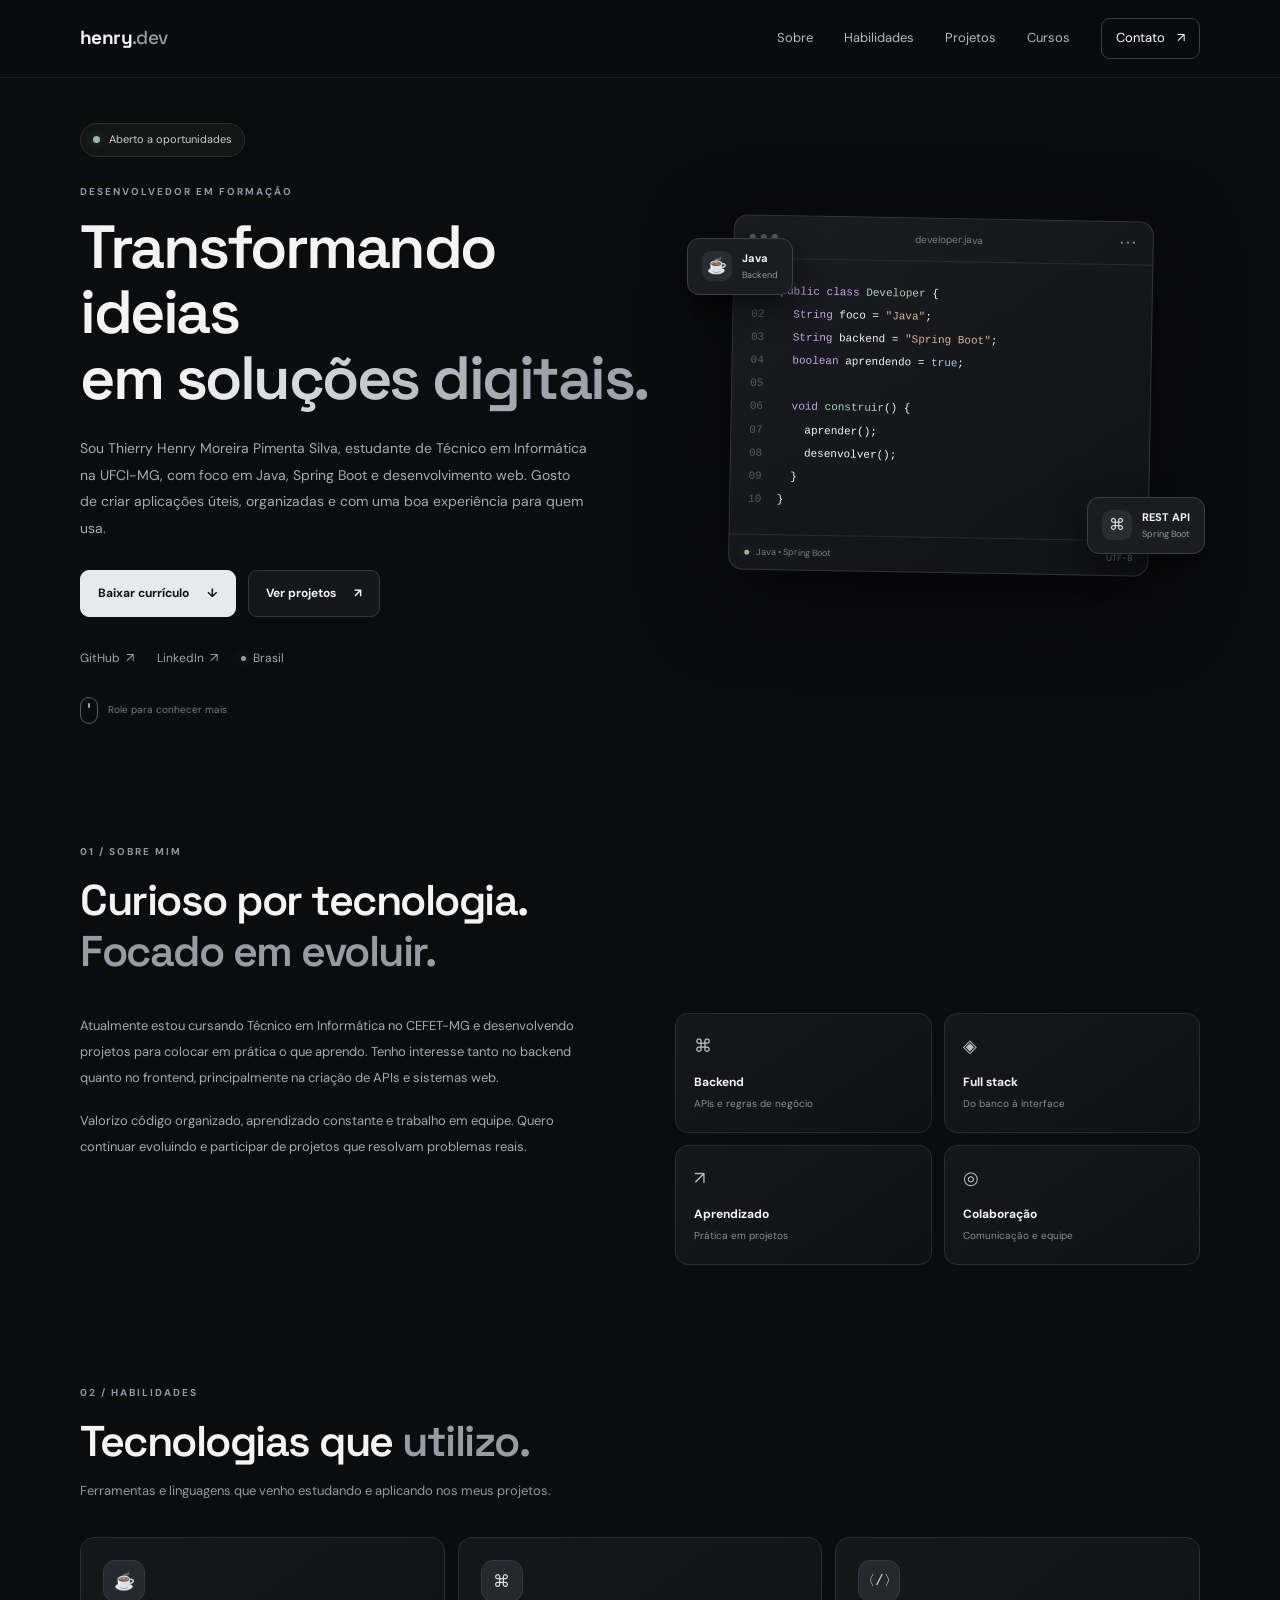
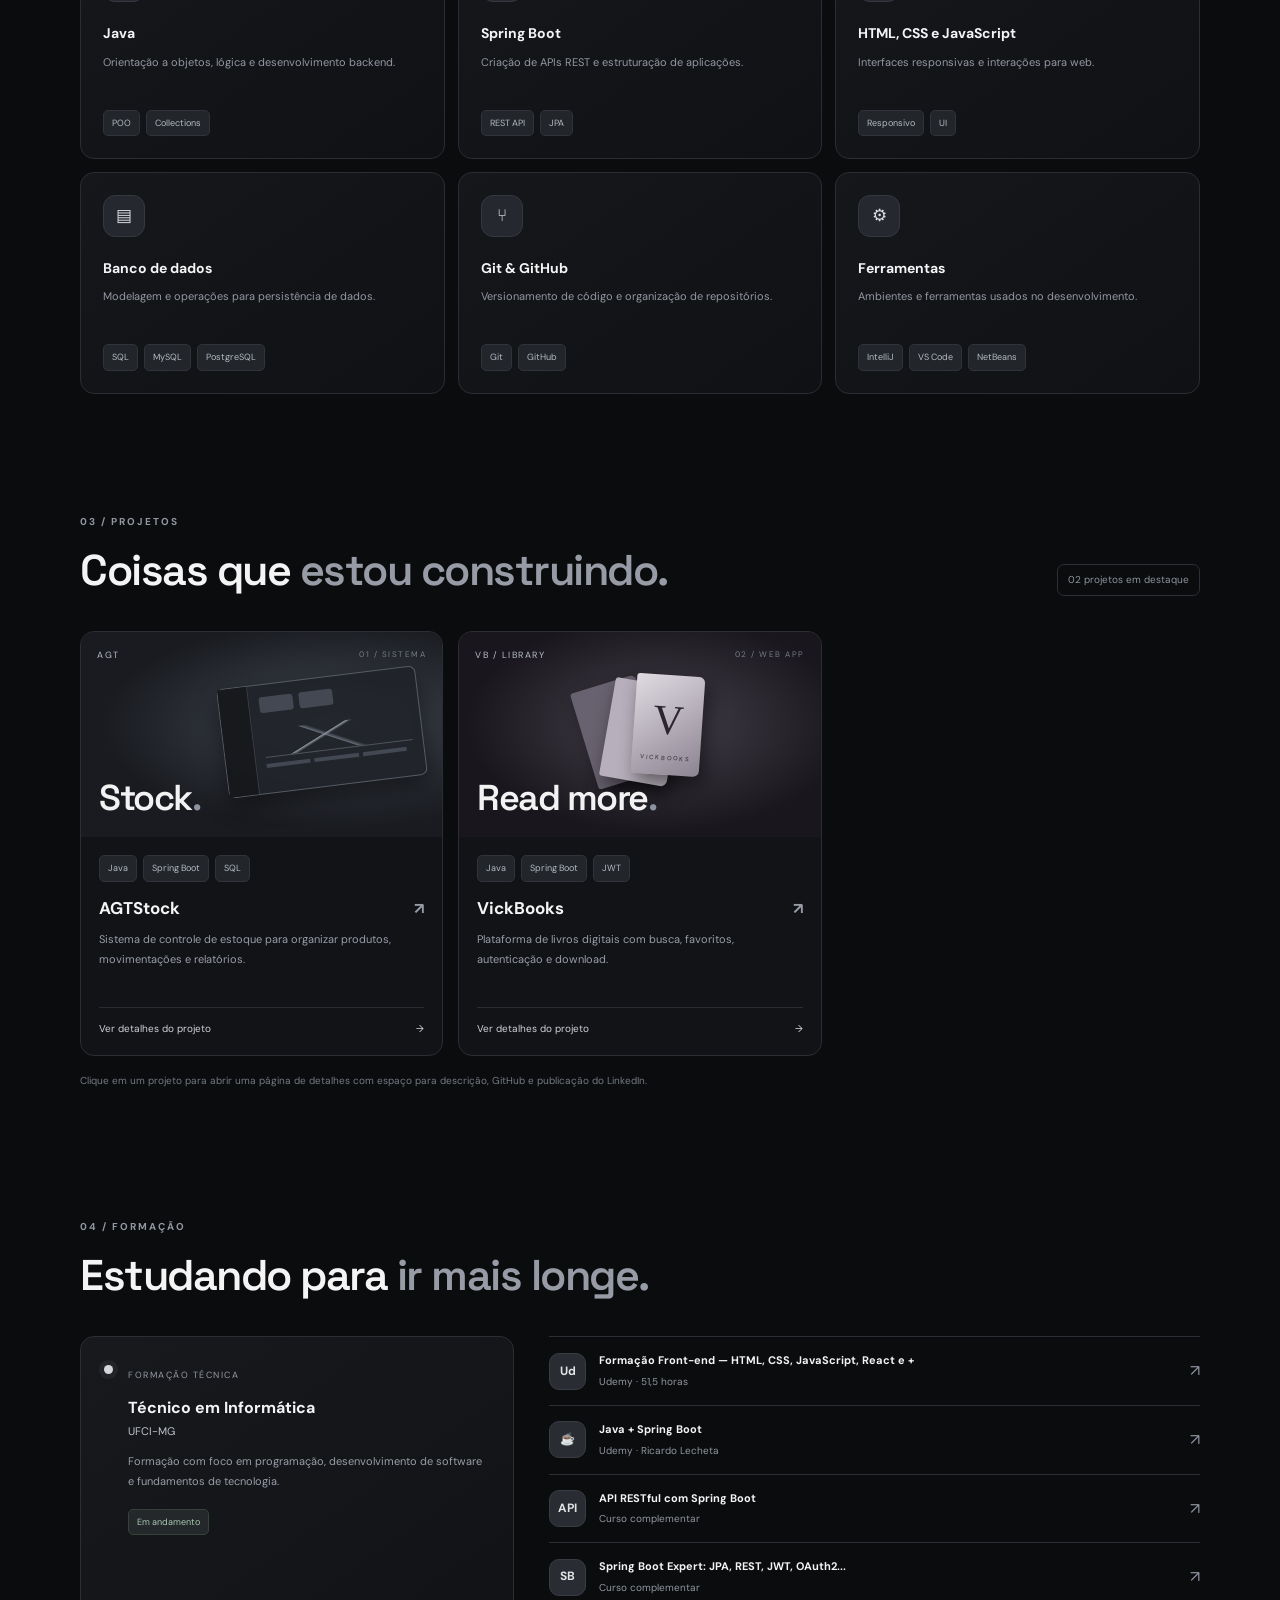
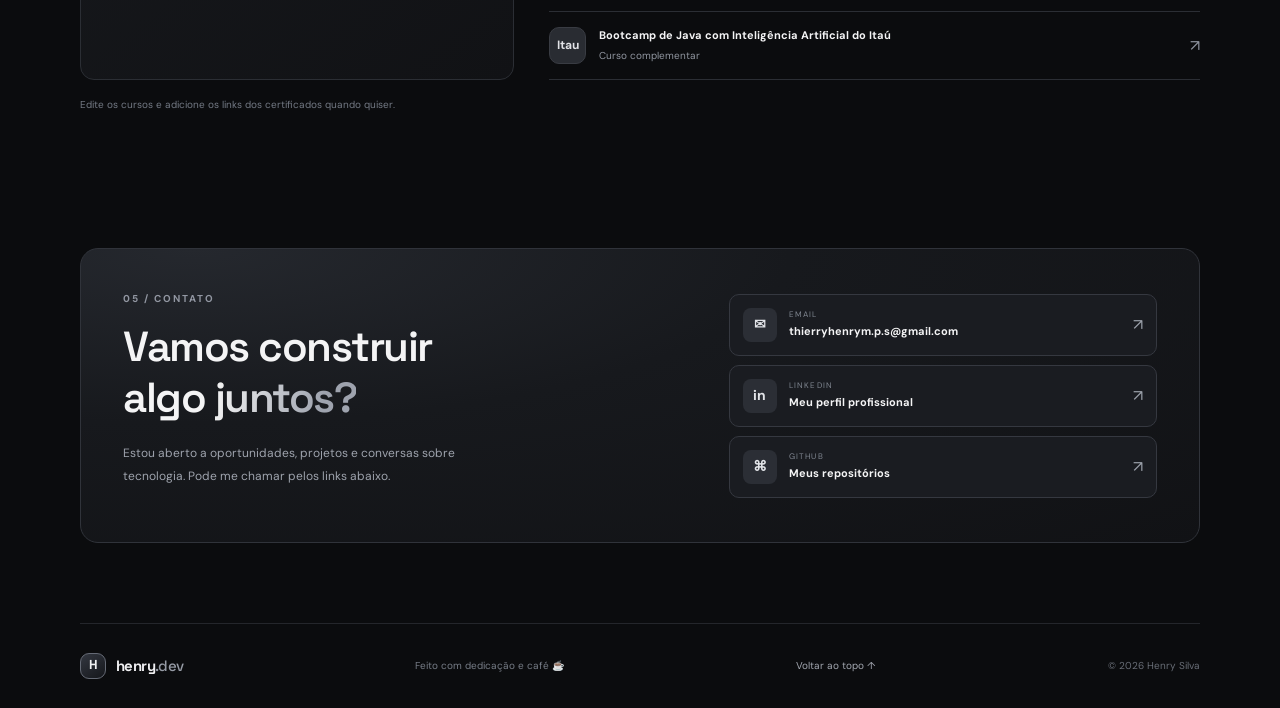
<file: index.html>
<!DOCTYPE html>
<html lang="pt-BR">
<head>
  <meta charset="UTF-8">
  <meta name="viewport" content="width=device-width, initial-scale=1.0">
  <meta name="description" content="Portfólio de Thierry Henry Moreira Pimenta Silva — desenvolvimento Java, Spring Boot e aplicações web.">
  <title>Henry Silva | Desenvolvedor</title>
  <link rel="preconnect" href="https://fonts.googleapis.com">
  <link rel="preconnect" href="https://fonts.gstatic.com" crossorigin>
  <link href="https://fonts.googleapis.com/css2?family=DM+Sans:wght@400;500;600;700&family=Space+Grotesk:wght@400;500;600;700&display=swap" rel="stylesheet">
  <link rel="stylesheet" href="style.css">
</head>
<body>
  <header class="topbar">
    <a class="brand" href="#inicio"><span>henry<span class="muted">.dev</span></span></a>
    <button class="menu-toggle" id="menuToggle" aria-label="Abrir menu">☰</button>
    <nav id="navMenu">
      <a href="#sobre">Sobre</a><a href="#habilidades">Habilidades</a><a href="#projetos">Projetos</a><a href="#cursos">Cursos</a><a href="#contato" class="nav-contact">Contato <span>↗</span></a>
    </nav>
  </header>

  <main>
    <section class="hero section-wrap" id="inicio">
      <div class="hero-copy">
        <div class="availability"><span class="pulse"></span> Aberto a oportunidades</div>
        <p class="eyebrow">DESENVOLVEDOR EM FORMAÇÃO</p>
        <h1>Transformando ideias<br>em <span class="gradient-text">soluções digitais.</span></h1>
        <p class="hero-description">Sou Thierry Henry Moreira Pimenta Silva, estudante de Técnico em Informática na UFCI-MG, com foco em Java, Spring Boot e desenvolvimento web. Gosto de criar aplicações úteis, organizadas e com uma boa experiência para quem usa.</p>
        <div class="hero-actions">
          <a class="btn btn-primary" href="cv/Curriculo_Thierry_Henry.pdf" download>Baixar currículo <span>↓</span></a>
          <a class="btn btn-secondary" href="#projetos">Ver projetos <span>↗</span></a>
        </div>
        <div class="quick-links">
          <a href="https://github.com/ThierryHenrymps" target="_blank" rel="noreferrer">GitHub <span>↗</span></a>
          <a href="https://www.linkedin.com/in/thierry-henry-moreira-pimenta-silva-5a1802433" target="_blank" rel="noreferrer">LinkedIn <span>↗</span></a>
          <span class="location"><span class="tiny-dot"></span> Brasil</span>
        </div>
      </div>
      <div class="hero-art" aria-label="Cartão de código ilustrativo">
        <div class="orb orb-one"></div><div class="orb orb-two"></div>
        <div class="code-card">
          <div class="window-bar"><div class="window-dots"><i></i><i></i><i></i></div><span>developer.java</span><span class="window-menu">•••</span></div>
          <div class="code-content">
            <p><span class="ln">01</span> <span class="purple">public class</span> <span class="green">Developer</span> {</p>
            <p><span class="ln">02</span> &nbsp; <span class="purple">String</span> foco = <span class="orange">"Java"</span>;</p>
            <p><span class="ln">03</span> &nbsp; <span class="purple">String</span> backend = <span class="orange">"Spring Boot"</span>;</p>
            <p><span class="ln">04</span> &nbsp; <span class="purple">boolean</span> aprendendo = <span class="blue">true</span>;</p>
            <p><span class="ln">05</span></p>
            <p><span class="ln">06</span> &nbsp; <span class="purple">void</span> <span class="green">construir</span>() {</p>
            <p><span class="ln">07</span> &nbsp; &nbsp; aprender();</p>
            <p><span class="ln">08</span> &nbsp; &nbsp; desenvolver();</p>
            <p><span class="ln">09</span> &nbsp; }</p>
            <p><span class="ln">10</span> }</p>
          </div>
          <div class="code-footer"><span><span class="tiny-dot"></span> Java • Spring Boot</span><span>UTF-8</span></div>
        </div>
        <div class="floating-chip chip-java"><span class="chip-icon">☕</span><span><b>Java</b><small>Backend</small></span></div>
        <div class="floating-chip chip-api"><span class="chip-icon">⌘</span><span><b>REST API</b><small>Spring Boot</small></span></div>
      </div>
      <a class="scroll-hint" href="#sobre"><span></span> Role para conhecer mais</a>
    </section>

    <section class="section-wrap section-block" id="sobre">
      <div class="section-heading"><p class="eyebrow">01 / SOBRE MIM</p><h2>Curioso por tecnologia.<br><span class="muted">Focado em evoluir.</span></h2></div>
      <div class="about-grid">
        <div class="about-text"><p>Atualmente estou cursando Técnico em Informática no CEFET-MG e desenvolvendo projetos para colocar em prática o que aprendo. Tenho interesse tanto no backend quanto no frontend, principalmente na criação de APIs e sistemas web.</p><p>Valorizo código organizado, aprendizado constante e trabalho em equipe. Quero continuar evoluindo e participar de projetos que resolvam problemas reais.</p></div>
        <div class="stats-grid">
          <div class="stat-card"><span class="stat-icon">⌘</span><strong>Backend</strong><span>APIs e regras de negócio</span></div>
          <div class="stat-card"><span class="stat-icon">◈</span><strong>Full stack</strong><span>Do banco à interface</span></div>
          <div class="stat-card"><span class="stat-icon">↗</span><strong>Aprendizado</strong><span>Prática em projetos</span></div>
          <div class="stat-card"><span class="stat-icon">◎</span><strong>Colaboração</strong><span>Comunicação e equipe</span></div>
        </div>
      </div>
    </section>

    <section class="section-wrap section-block" id="habilidades">
      <div class="section-heading"><p class="eyebrow">02 / HABILIDADES</p><h2>Tecnologias que <span class="muted">utilizo.</span></h2><p class="section-subtitle">Ferramentas e linguagens que venho estudando e aplicando nos meus projetos.</p></div>
      <div class="skills-grid">
        <article class="skill-card"><span class="skill-symbol java-symbol">☕</span><h3>Java</h3><p>Orientação a objetos, lógica e desenvolvimento backend.</p><div class="skill-tags"><span>POO</span><span>Collections</span></div></article>
        <article class="skill-card"><span class="skill-symbol spring-symbol">⌘</span><h3>Spring Boot</h3><p>Criação de APIs REST e estruturação de aplicações.</p><div class="skill-tags"><span>REST API</span><span>JPA</span></div></article>
        <article class="skill-card"><span class="skill-symbol web-symbol">〈/〉</span><h3>HTML, CSS e JavaScript</h3><p>Interfaces responsivas e interações para web.</p><div class="skill-tags"><span>Responsivo</span><span>UI</span></div></article>
        <article class="skill-card"><span class="skill-symbol db-symbol">▤</span><h3>Banco de dados</h3><p>Modelagem e operações para persistência de dados.</p><div class="skill-tags"><span>SQL</span><span>MySQL</span><span>PostgreSQL</span></div></article>
        <article class="skill-card"><span class="skill-symbol git-symbol">⑂</span><h3>Git & GitHub</h3><p>Versionamento de código e organização de repositórios.</p><div class="skill-tags"><span>Git</span><span>GitHub</span></div></article>
        <article class="skill-card"><span class="skill-symbol tools-symbol">⚙</span><h3>Ferramentas</h3><p>Ambientes e ferramentas usados no desenvolvimento.</p><div class="skill-tags"><span>IntelliJ</span><span>VS Code</span><span>NetBeans</span></div></article>
      </div>
    </section>

    <section class="section-wrap section-block" id="projetos">
      <div class="section-heading projects-heading"><div><p class="eyebrow">03 / PROJETOS</p><h2>Coisas que <span class="muted">estou construindo.</span></h2></div><span class="project-count">02 projetos em destaque</span></div>
      <div class="projects-grid">
        <a class="project-card" href="projeto.html?id=agtstock">
          <div class="project-cover cover-stock"><div class="cover-top"><span>AGT</span><span class="cover-label">01 / SISTEMA</span></div><div class="dashboard-mock"><div class="mock-sidebar"></div><div class="mock-main"><i></i><i></i><div class="mock-chart"></div><div class="mock-lines"><b></b><b></b><b></b></div></div></div><span class="cover-big">Stock<span>.</span></span></div>
          <div class="project-info"><div class="project-meta"><span>Java</span><span>Spring Boot</span><span>SQL</span></div><h3>AGTStock <span>↗</span></h3><p>Sistema de controle de estoque para organizar produtos, movimentações e relatórios.</p><div class="project-link">Ver detalhes do projeto <span>→</span></div></div>
        </a>
        <a class="project-card" href="projeto.html?id=vickbooks">
          <div class="project-cover cover-books"><div class="cover-top"><span>VB / LIBRARY</span><span class="cover-label">02 / WEB APP</span></div><div class="book-art"><div class="book book-back"></div><div class="book book-mid"></div><div class="book book-front"><span>V</span><small>VICKBOOKS</small></div></div><span class="cover-big">Read more<span>.</span></span></div>
          <div class="project-info"><div class="project-meta"><span>Java</span><span>Spring Boot</span><span>JWT</span></div><h3>VickBooks <span>↗</span></h3><p>Plataforma de livros digitais com busca, favoritos, autenticação e download.</p><div class="project-link">Ver detalhes do projeto <span>→</span></div></div>
        </a>
       
      </div>
      <p class="projects-note">Clique em um projeto para abrir uma página de detalhes com espaço para descrição, GitHub e publicação do LinkedIn.</p>
    </section>

    <section class="section-wrap section-block" id="cursos">
      <div class="section-heading"><p class="eyebrow">04 / FORMAÇÃO</p><h2>Estudando para <span class="muted">ir mais longe.</span></h2></div>
      <div class="education-layout">
        <div class="education-card"><div class="timeline-mark"></div><div><span class="course-type">FORMAÇÃO TÉCNICA</span><h3>Técnico em Informática</h3><p class="course-place">UFCI-MG</p><p>Formação com foco em programação, desenvolvimento de software e fundamentos de tecnologia.</p><span class="course-status">Em andamento</span></div></div>
        <div class="courses-list">
          <article class="course-row"><div class="course-logo">Ud</div><div><h3>Formação Front-end — HTML, CSS, JavaScript, React e +</h3><p>Udemy · 51,5 horas</p></div><span class="course-arrow">↗</span></article>
          <article class="course-row"><div class="course-logo java-logo">☕</div><div><h3>Java + Spring Boot</h3><p>Udemy · Ricardo Lecheta</p></div><span class="course-arrow">↗</span></article>
          <article class="course-row"><div class="course-logo api-logo">API</div><div><h3>API RESTful com Spring Boot</h3><p>Curso complementar</p></div><span class="course-arrow">↗</span></article>
          <article class="course-row"><div class="course-logo spring-logo">SB</div><div><h3>Spring Boot Expert: JPA, REST, JWT, OAuth2...</h3><p>Curso complementar</p></div><span class="course-arrow">↗</span></article>
          <article class="course-row"><div class="course-logo spring-logo">Itau</div><div><h3>Bootcamp de Java com Inteligência Artificial do Itaú</h3><p>Curso complementar</p></div><span class="course-arrow">↗</span></article>
        </div>
      </div>
      <p class="small-note">Edite os cursos e adicione os links dos certificados quando quiser.</p>
    </section>

    <section class="section-wrap contact-section" id="contato">
      <div class="contact-panel"><div><p class="eyebrow">05 / CONTATO</p><h2>Vamos construir<br>algo <span class="gradient-text">juntos?</span></h2><p>Estou aberto a oportunidades, projetos e conversas sobre tecnologia. Pode me chamar pelos links abaixo.</p></div><div class="contact-actions"><a class="contact-link" href="mailto:thierryhenrym.p.s@gmail.com"><span class="contact-icon">✉</span><span><small>EMAIL</small><b>thierryhenrym.p.s@gmail.com</b></span><span class="contact-arrow">↗</span></a><a class="contact-link" href="https://www.linkedin.com/in/thierry-henry-moreira-pimenta-silva-5a1802433" target="_blank" rel="noreferrer"><span class="contact-icon">in</span><span><small>LINKEDIN</small><b>Meu perfil profissional</b></span><span class="contact-arrow">↗</span></a><a class="contact-link" href="https://github.com/ThierryHenrymps" target="_blank" rel="noreferrer"><span class="contact-icon">⌘</span><span><small>GITHUB</small><b>Meus repositórios</b></span><span class="contact-arrow">↗</span></a></div></div>
    </section>
  </main>
  <footer class="footer section-wrap"><a class="brand" href="#inicio"><span class="brand-mark">H</span><span>henry<span class="muted">.dev</span></span></a><span>Feito com dedicação e café ☕</span><a href="#inicio">Voltar ao topo ↑</a><span class="copyright">© <span id="year"></span> Henry Silva</span></footer>
  <script src="script.js"></script>
</body>
</html>
</file>
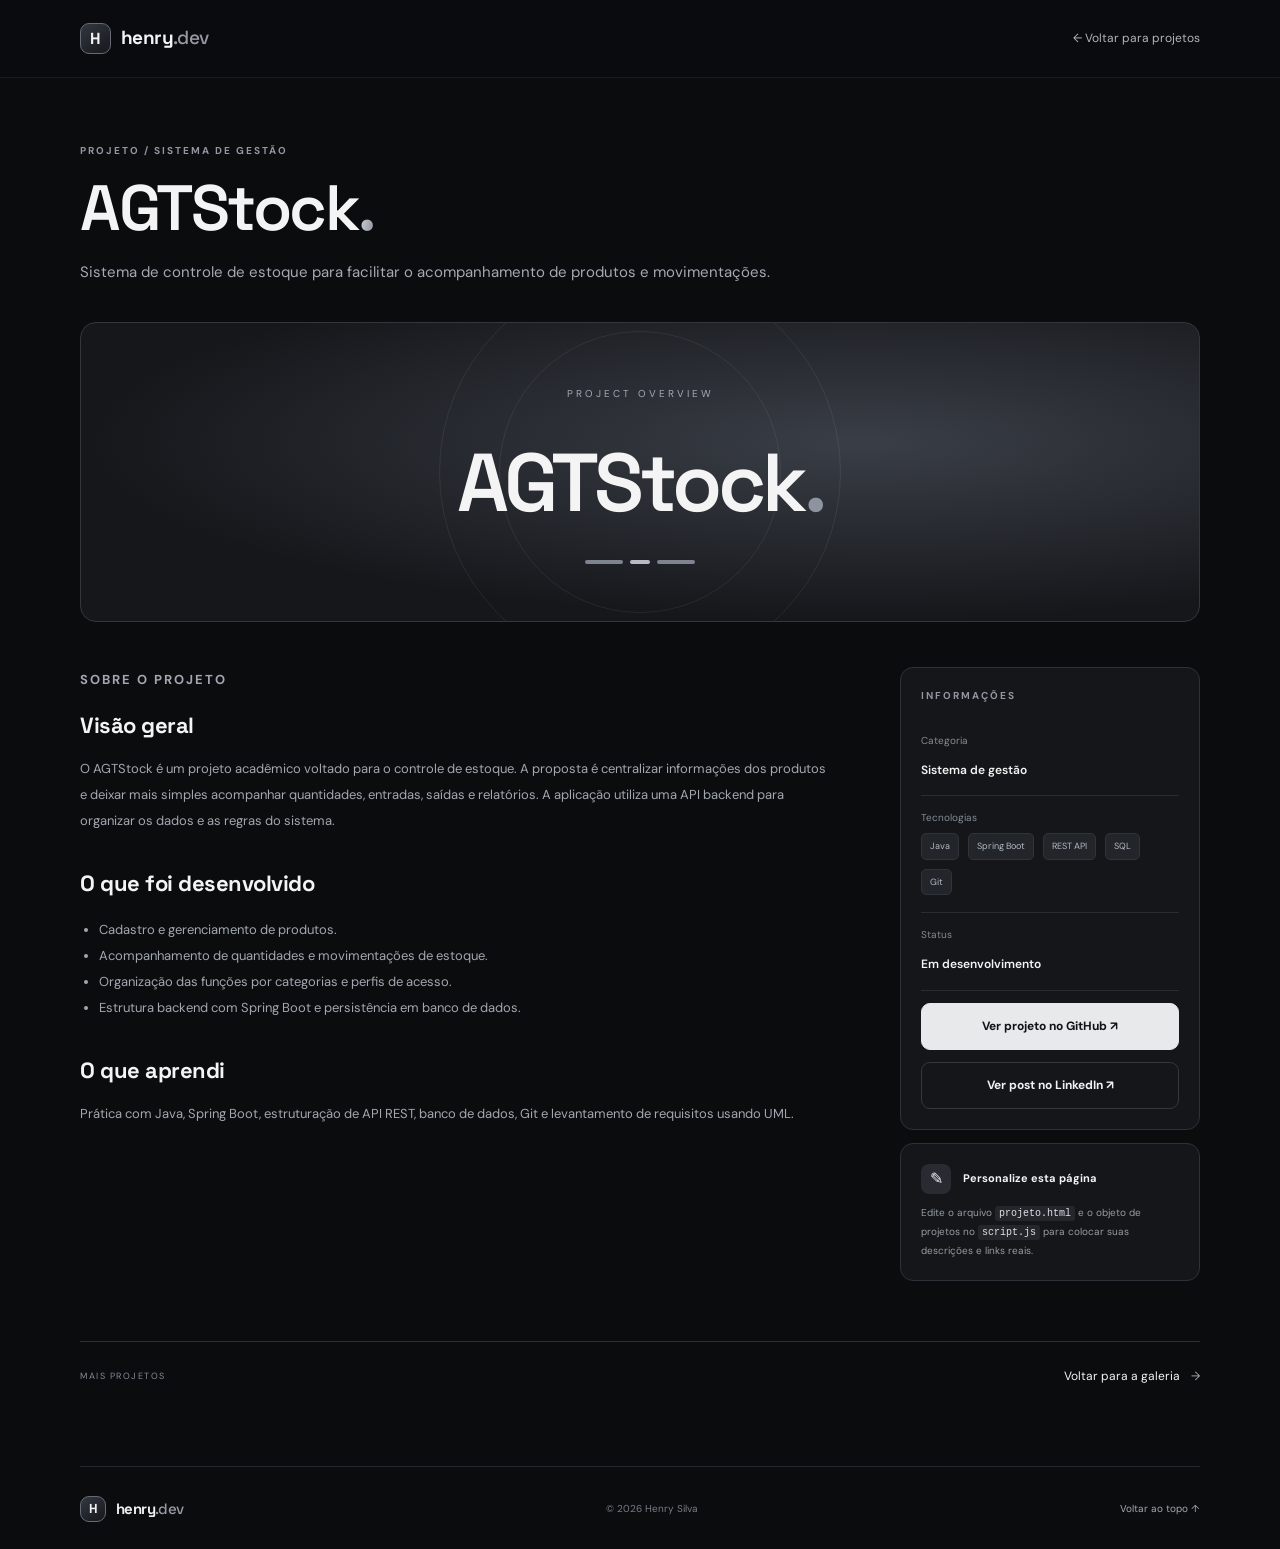
<file: projeto.html>
<!DOCTYPE html>
<html lang="pt-BR">
<head>
  <meta charset="UTF-8"><meta name="viewport" content="width=device-width, initial-scale=1.0">
  <title>Detalhes do projeto | Henry Silva</title>
  <link rel="preconnect" href="https://fonts.googleapis.com"><link rel="preconnect" href="https://fonts.gstatic.com" crossorigin>
  <link href="https://fonts.googleapis.com/css2?family=DM+Sans:wght@400;500;600;700&family=Space+Grotesk:wght@400;500;600;700&display=swap" rel="stylesheet"><link rel="stylesheet" href="style.css">
</head>
<body class="detail-body">
<header class="topbar"><a class="brand" href="index.html"><span class="brand-mark">H</span><span>henry<span class="muted">.dev</span></span></a><a class="back-link" href="index.html#projetos">← Voltar para projetos</a></header>
<main class="detail-main section-wrap">
  <a class="back-mobile" href="index.html#projetos">← Todos os projetos</a>
  <p class="eyebrow" id="detailEyebrow">PROJETO / DETALHES</p>
  <h1 id="detailTitle">Nome do projeto<span class="gradient-text">.</span></h1>
  <p class="detail-lead" id="detailLead"></p>
  <div class="detail-cover" id="detailCover"><div class="detail-cover-inner"><span class="detail-cover-label">PROJECT OVERVIEW</span><span class="detail-cover-title" id="coverTitle">PROJECT<span>.</span></span><div class="detail-cover-lines"><i></i><i></i><i></i></div></div></div>
  <div class="detail-columns">
    <article class="detail-content"><p class="eyebrow">SOBRE O PROJETO</p><h2>Visão geral</h2><p id="detailDescription"></p><h2>O que foi desenvolvido</h2><ul id="detailFeatures"></ul><h2>O que aprendi</h2><p id="detailLearning"></p></article>
    <aside class="detail-sidebar"><div class="detail-side-card"><p class="eyebrow">INFORMAÇÕES</p><div class="side-field"><span>Categoria</span><b id="detailCategory"></b></div><div class="side-field"><span>Tecnologias</span><div class="detail-tags" id="detailTags"></div></div><div class="side-field"><span>Status</span><b id="detailStatus">Em desenvolvimento</b></div><a class="btn btn-primary full-btn" id="githubLink" href="https://github.com/" target="_blank" rel="noreferrer">Ver projeto no GitHub ↗</a><a class="btn btn-secondary full-btn" id="linkedinLink" href="https://www.linkedin.com/" target="_blank" rel="noreferrer">Ver post no LinkedIn ↗</a></div><div class="detail-side-card edit-hint"><span class="hint-icon">✎</span><b>Personalize esta página</b><p>Edite o arquivo <code>projeto.html</code> e o objeto de projetos no <code>script.js</code> para colocar suas descrições e links reais.</p></div></aside>
  </div>
  <div class="next-project"><span>MAIS PROJETOS</span><a href="index.html#projetos">Voltar para a galeria <span>→</span></a></div>
</main>
<footer class="footer section-wrap"><a class="brand" href="index.html"><span class="brand-mark">H</span><span>henry<span class="muted">.dev</span></span></a><span>© <span id="year"></span> Henry Silva</span><a href="#top">Voltar ao topo ↑</a></footer>
<script src="script.js"></script>
</body></html>
</file>
<file: style.css>
:root{--bg:#0b0c0e;--panel:#121417;--panel2:#17191d;--line:#282b30;--text:#f4f4f5;--muted:#969ba5;--soft:#c4c7ce;--accent:#b8bcc7;--white:#fff;--radius:18px}*{box-sizing:border-box}html{scroll-behavior:smooth;scroll-padding-top:90px}body{margin:0;background:var(--bg);color:var(--text);font-family:'DM Sans',sans-serif;line-height:1.6}a{color:inherit;text-decoration:none}button{font:inherit}.section-wrap{width:min(1120px,calc(100% - 48px));margin-inline:auto}.topbar{height:78px;border-bottom:1px solid rgba(255,255,255,.07);display:flex;align-items:center;justify-content:space-between;padding:0 max(24px,calc((100% - 1120px)/2));position:sticky;top:0;background:rgba(11,12,14,.86);backdrop-filter:blur(18px);z-index:20}.brand{display:flex;align-items:center;gap:10px;font-family:'Space Grotesk',sans-serif;font-size:19px;font-weight:700;letter-spacing:-.6px}.brand-mark{width:31px;height:31px;display:grid;place-items:center;border:1px solid #656a75;background:linear-gradient(145deg,#333740,#15171b);border-radius:9px;font-size:16px}.muted{color:var(--muted)}.brand .muted{font-weight:500}nav{display:flex;align-items:center;gap:31px;color:#b6b9c1;font-size:13px}nav a:hover,.quick-links a:hover{color:white}.nav-contact{border:1px solid #393c43;padding:9px 14px;border-radius:9px;color:#fff}.nav-contact span{margin-left:9px}.menu-toggle{display:none;background:none;border:0;color:#fff;font-size:24px}.hero{min-height:660px;display:grid;grid-template-columns:1.05fr .95fr;align-items:center;gap:30px;position:relative;padding-top:45px;padding-bottom:80px}.availability{display:inline-flex;align-items:center;gap:9px;padding:7px 12px;border:1px solid #2b3030;border-radius:30px;background:#121615;color:#c6d2ca;font-size:11px;margin-bottom:27px}.pulse,.tiny-dot{width:7px;height:7px;background:#8fbd9e;border-radius:50%;display:inline-block;box-shadow:0 0 12px #8fbd9e66}.eyebrow{font-size:10px;font-weight:700;letter-spacing:2px;color:#9297a2;margin:0 0 15px}.hero h1,.detail-main h1{font-family:'Space Grotesk',sans-serif;font-size:clamp(39px,5vw,61px);line-height:1.08;letter-spacing:-2.5px;margin:0 0 23px;font-weight:600}.gradient-text{background:linear-gradient(100deg,#f5f5f5 0%,#9ea3ae 75%);-webkit-background-clip:text;background-clip:text;color:transparent}.hero-description{max-width:510px;color:#a6aab3;font-size:14px;line-height:1.9}.hero-actions{display:flex;gap:12px;margin-top:28px;flex-wrap:wrap}.btn{display:inline-flex;align-items:center;justify-content:center;gap:18px;padding:13px 17px;border-radius:9px;font-size:12px;font-weight:700;transition:transform .2s,border .2s}.btn:hover{transform:translateY(-2px)}.btn-primary{background:#e8e9eb;color:#111216;border:1px solid #e8e9eb}.btn-secondary{background:#141619;color:#f1f1f3;border:1px solid #34373e}.quick-links{display:flex;align-items:center;gap:23px;margin-top:31px;color:#9fa3ad;font-size:12px}.quick-links a span{font-size:13px;margin-left:3px}.location{display:flex;align-items:center;gap:7px}.location .tiny-dot{width:5px;height:5px;background:#999}.hero-art{height:400px;display:grid;place-items:center;position:relative}.orb{position:absolute;border-radius:50%;filter:blur(1px);pointer-events:none}.orb-one{width:290px;height:290px;background:radial-gradient(circle,#6d717d18,transparent 70%);top:30px;right:40px}.orb-two{width:200px;height:200px;border:1px solid #ffffff08;top:100px;right:80px}.code-card{width:min(420px,100%);background:linear-gradient(145deg,#1a1c21,#111215);border:1px solid #33363d;border-radius:14px;box-shadow:0 25px 80px #0009;position:relative;z-index:1;overflow:hidden;transform:rotate(1deg)}.window-bar{height:43px;display:flex;align-items:center;justify-content:space-between;padding:0 15px;border-bottom:1px solid #2a2c32;color:#777d89;font-size:10px}.window-dots{display:flex;gap:5px}.window-dots i{width:6px;height:6px;border-radius:50%;background:#555963}.window-menu{letter-spacing:2px}.code-content{padding:21px 18px 23px;font-family:monospace;font-size:11px;line-height:2.1;white-space:nowrap}.code-content p{margin:0}.ln{color:#555b66;display:inline-block;width:22px}.purple{color:#c5a5ee}.green{color:#a8d5b3}.orange{color:#d8b18b}.blue{color:#a5c9ee}.code-footer{border-top:1px solid #292b31;padding:10px 15px;display:flex;justify-content:space-between;color:#777d88;font-size:9px}.code-footer .tiny-dot{width:5px;height:5px;margin-right:5px}.floating-chip{position:absolute;z-index:2;display:flex;align-items:center;gap:10px;background:#1a1c21;border:1px solid #3b3e45;border-radius:12px;padding:11px 14px;box-shadow:0 12px 30px #0008}.floating-chip b,.floating-chip small{display:block}.floating-chip b{font-size:11px}.floating-chip small{font-size:9px;color:#9398a3;margin-top:1px}.chip-icon{width:30px;height:30px;border-radius:9px;background:#292c32;display:grid;place-items:center;color:#dedfe4}.chip-java{top:42px;left:5px}.chip-api{right:-5px;bottom:42px}.scroll-hint{position:absolute;bottom:25px;left:0;display:flex;align-items:center;gap:10px;color:#767b85;font-size:10px}.scroll-hint span{width:18px;height:27px;border:1px solid #555a64;border-radius:12px;position:relative}.scroll-hint span:after{content:'';position:absolute;left:7px;top:5px;width:2px;height:5px;background:#9ea2ac;border-radius:2px}.section-block{padding-top:95px;padding-bottom:25px}.section-heading{margin-bottom:35px}.section-heading h2,.contact-panel h2{font-family:'Space Grotesk',sans-serif;font-size:clamp(30px,4vw,43px);line-height:1.2;letter-spacing:-1.5px;margin:0;font-weight:600}.about-grid{display:grid;grid-template-columns:1fr 1fr;gap:70px;align-items:start}.about-text p{color:#a4a8b1;font-size:13px;line-height:2;margin:0 0 17px}.stats-grid{display:grid;grid-template-columns:1fr 1fr;gap:12px}.stat-card{background:linear-gradient(145deg,#15171b,#101114);border:1px solid #292c32;border-radius:13px;padding:18px;min-height:120px}.stat-icon{display:block;color:#b8bdc7;font-size:18px;margin-bottom:12px}.stat-card strong,.stat-card span:last-child{display:block}.stat-card strong{font-size:12px}.stat-card span:last-child{color:#888e99;font-size:10px;margin-top:4px}.section-subtitle{color:#9297a1;font-size:13px;margin:14px 0 0}.skills-grid{display:grid;grid-template-columns:repeat(3,1fr);gap:13px}.skill-card{border:1px solid #2a2d33;background:linear-gradient(145deg,#15171b,#101114);padding:22px;border-radius:14px;transition:transform .2s,border .2s}.skill-card:hover,.project-card:hover{transform:translateY(-4px);border-color:#555963}.skill-symbol{display:grid;place-items:center;width:42px;height:42px;border-radius:12px;background:#25282e;border:1px solid #353840;color:#dddfe5;font-size:17px;margin-bottom:20px}.web-symbol{font-family:monospace;font-size:14px}.skill-card h3{font-size:14px;margin:0 0 8px}.skill-card p{font-size:11px;line-height:1.8;color:#9398a2;min-height:40px;margin:0 0 17px}.skill-tags,.project-meta,.detail-tags{display:flex;flex-wrap:wrap;gap:6px}.skill-tags span,.project-meta span,.detail-tags span{font-size:9px;color:#b5bac4;background:#22252a;border:1px solid #30333a;padding:5px 8px;border-radius:5px}.projects-heading{display:flex;align-items:end;justify-content:space-between}.project-count{font-size:10px;color:#8e939d;border:1px solid #2c2f35;padding:7px 10px;border-radius:7px}.projects-grid{display:grid;grid-template-columns:repeat(3,1fr);gap:15px}.project-card{display:block;border:1px solid #2b2e34;background:#111316;border-radius:14px;overflow:hidden;transition:transform .2s,border .2s}.project-cover{height:205px;position:relative;overflow:hidden;padding:16px;background:#191b20}.cover-top{display:flex;justify-content:space-between;font-size:9px;letter-spacing:1.5px;color:#b8bdc7;position:relative;z-index:2}.cover-label{font-size:8px;color:#777d89}.cover-big{position:absolute;left:18px;bottom:10px;font-family:'Space Grotesk',sans-serif;font-size:36px;letter-spacing:-1.5px;font-weight:600;color:#f2f2f3;z-index:2}.cover-big span,.detail-cover-title span{color:#8d939f}.cover-stock{background:radial-gradient(ellipse at 70% 45%,#434852,#191b20 65%)}.dashboard-mock{position:absolute;display:flex;width:200px;height:110px;top:45px;right:20px;border:1px solid #5b606a;border-radius:7px;background:#202329;transform:rotate(-7deg);opacity:.9;box-shadow:0 10px 25px #0008}.mock-sidebar{width:30px;background:#15171a;border-right:1px solid #393d45}.mock-main{padding:10px;flex:1}.mock-main i{display:inline-block;width:34px;height:16px;margin-right:6px;background:#454a55;border-radius:3px}.mock-chart{height:28px;margin-top:9px;background:linear-gradient(155deg,transparent 40%,#969ca8 41%,transparent 44%),linear-gradient(25deg,transparent 45%,#666d79 46%,transparent 50%);border-bottom:1px solid #515660}.mock-lines{display:flex;gap:4px;margin-top:6px}.mock-lines b{height:4px;width:30%;background:#454a55}.cover-books{background:radial-gradient(ellipse at 55% 45%,#45404b,#19171d 68%)}.book-art{position:absolute;top:43px;left:50%;transform:translateX(-50%);height:122px;width:180px}.book{position:absolute;width:68px;height:100px;top:7px;border-radius:3px 6px 6px 3px;box-shadow:5px 9px 18px #0007}.book-back{background:#68616f;left:33px;transform:rotate(-17deg)}.book-mid{background:#b7afbb;left:57px;transform:rotate(10deg)}.book-front{left:84px;top:0;background:linear-gradient(145deg,#e0dbe2,#8c8492);transform:rotate(4deg);display:flex;align-items:center;justify-content:center;flex-direction:column;color:#2b2630}.book-front span{font-family:serif;font-size:42px}.book-front small{font-size:6px;letter-spacing:2px}.cover-enem{background:radial-gradient(ellipse at 55% 45%,#44474d,#191b20 68%)}.edu-orbit{position:absolute;width:130px;height:130px;top:35px;left:50%;transform:translateX(-50%);display:grid;place-items:center}.edu-ring{position:absolute;border:1px solid #858b96;border-radius:50%;width:115px;height:45px;transform:rotate(35deg)}.ring-two{transform:rotate(-35deg);width:115px;height:55px;border-color:#5d636e}.edu-cap{z-index:2;width:48px;height:48px;background:#c0c4cc;color:#25272c;display:grid;place-items:center;border-radius:13px;font-size:25px;box-shadow:0 0 40px #aeb3bf33}.project-info{padding:18px}.project-meta{margin-bottom:13px}.project-info h3{font-size:17px;display:flex;justify-content:space-between;align-items:center;margin:0 0 8px}.project-info h3 span{font-size:16px;color:#969ba5}.project-info p{color:#999ea8;font-size:11px;line-height:1.8;min-height:60px;margin:0 0 17px}.project-link{border-top:1px solid #292c32;padding-top:13px;display:flex;justify-content:space-between;font-size:10px;color:#d1d3d9}.projects-note,.small-note{color:#747a85;font-size:10px;margin-top:17px}.education-layout{display:grid;grid-template-columns:.8fr 1.2fr;gap:35px}.education-card{display:flex;gap:15px;padding:23px;border:1px solid #2b2e34;background:linear-gradient(145deg,#17191d,#111215);border-radius:14px}.timeline-mark{width:9px;height:9px;flex-shrink:0;background:#d4d6dc;border-radius:50%;margin-top:5px;box-shadow:0 0 0 5px #ffffff0c}.course-type{font-size:9px;letter-spacing:1.5px;color:#969ba5}.education-card h3{font-size:16px;margin:9px 0 2px}.course-place{color:#c0c4cc;font-size:11px;margin:0 0 12px}.education-card p:not(.course-place){font-size:11px;color:#999ea8;line-height:1.8}.course-status{display:inline-block;font-size:9px;padding:5px 8px;border-radius:5px;background:#24282a;color:#a8c9b3;border:1px solid #344238;margin-top:6px}.courses-list{border-top:1px solid #2b2e34}.course-row{display:flex;align-items:center;gap:13px;padding:15px 0;border-bottom:1px solid #2b2e34}.course-logo{width:37px;height:37px;border-radius:10px;display:grid;place-items:center;flex-shrink:0;background:#292c32;border:1px solid #393c43;color:#e2e3e7;font-size:12px;font-weight:700}.course-row div:nth-child(2){flex:1}.course-row h3{font-size:11px;margin:0 0 4px}.course-row p{font-size:10px;color:#9297a1;margin:0}.course-arrow{color:#8d939e}.contact-section{padding-top:100px;padding-bottom:80px}.contact-panel{display:grid;grid-template-columns:1fr .8fr;gap:70px;padding:42px;border:1px solid #30333a;border-radius:18px;background:radial-gradient(ellipse at 10% 0%,#25282e 0%,#17191d 42%,#111215 100%)}.contact-panel h2{font-size:42px}.contact-panel>div:first-child>p:last-child{max-width:390px;color:#9ea3ad;font-size:12px;line-height:1.9;margin-top:19px}.contact-actions{display:flex;flex-direction:column;gap:9px;justify-content:center}.contact-link{display:flex;align-items:center;gap:12px;padding:13px;border:1px solid #353840;background:#1a1c21;border-radius:10px}.contact-icon{width:34px;height:34px;border-radius:8px;background:#2b2e35;display:grid;place-items:center;color:#e2e4e8;font-size:14px;font-weight:700}.contact-link>span:nth-child(2){flex:1}.contact-link small,.contact-link b{display:block}.contact-link small{font-size:8px;letter-spacing:1.2px;color:#818792}.contact-link b{font-size:11px;margin-top:2px}.contact-arrow{color:#9ba0aa}.footer{min-height:85px;border-top:1px solid #24262b;display:flex;align-items:center;justify-content:space-between;gap:15px;color:#777d87;font-size:10px}.footer .brand{color:#f0f0f2;font-size:15px}.footer .brand-mark{width:26px;height:26px;font-size:13px}.footer>a:not(.brand){color:#a4a8b1}.copyright{color:#696e77}.detail-body{min-height:100vh}.back-link{font-size:12px;color:#b0b4bd}.back-link:hover,.back-mobile:hover{color:#fff}.detail-main{padding-top:65px;padding-bottom:80px}.back-mobile{display:none;color:#b0b4bd;font-size:12px;margin-bottom:28px}.detail-main h1{font-size:clamp(40px,6vw,64px);margin-bottom:12px}.detail-lead{font-size:15px;color:#a4a9b3;max-width:720px;line-height:1.9;margin-bottom:35px}.detail-cover{height:300px;border:1px solid #33363d;border-radius:16px;overflow:hidden;background:radial-gradient(ellipse at 70% 40%,#3a3e46,#15171b 70%);display:grid;place-items:center;margin-bottom:45px;position:relative}.detail-cover:before,.detail-cover:after{content:'';position:absolute;border:1px solid #ffffff12;border-radius:50%;width:400px;height:400px}.detail-cover:after{width:280px;height:280px}.detail-cover-inner{z-index:1;text-align:center}.detail-cover-label{font-size:10px;letter-spacing:3px;color:#a5aab4}.detail-cover-title{display:block;font-family:'Space Grotesk',sans-serif;font-size:clamp(45px,8vw,82px);font-weight:600;letter-spacing:-4px;margin:12px 0}.detail-cover-lines{display:flex;justify-content:center;gap:7px}.detail-cover-lines i{height:4px;width:38px;border-radius:3px;background:#7e848f}.detail-cover-lines i:nth-child(2){width:20px;background:#b5bac4}.detail-columns{display:grid;grid-template-columns:1fr 300px;gap:65px}.detail-content h2{font-family:'Space Grotesk',sans-serif;font-size:22px;letter-spacing:-.5px;margin:10px 0 13px}.detail-content p,.detail-content li{font-size:13px;line-height:2;color:#a2a7b0}.detail-content ul{padding-left:19px;margin-bottom:32px}.detail-content>p:not(.eyebrow){margin-bottom:32px}.detail-sidebar{display:flex;flex-direction:column;gap:13px}.detail-side-card{border:1px solid #2e3137;background:#141619;border-radius:13px;padding:20px}.side-field{padding:14px 0;border-bottom:1px solid #292c32}.side-field>span{display:block;font-size:10px;color:#858b96;margin-bottom:7px}.side-field>b{font-size:12px;font-weight:600}.detail-tags span{margin:0 3px 3px 0}.full-btn{width:100%;margin-top:12px;gap:8px}.edit-hint{display:grid;grid-template-columns:32px 1fr;column-gap:10px;align-items:center}.hint-icon{width:30px;height:30px;display:grid;place-items:center;background:#282b31;border-radius:8px}.edit-hint b{font-size:11px}.edit-hint p{grid-column:1/-1;color:#969ba5;font-size:10px;line-height:1.8;margin-bottom:0}.edit-hint code{color:#e0e2e7;background:#24262c;padding:2px 4px;border-radius:3px}.next-project{display:flex;justify-content:space-between;align-items:center;border-top:1px solid #2c2f35;margin-top:60px;padding-top:25px}.next-project>span{font-size:9px;letter-spacing:1.5px;color:#858b96}.next-project a{font-size:12px}.next-project a span{margin-left:8px;color:#a2a7b0}
@media(max-width:850px){.hero{grid-template-columns:1fr;padding-top:70px;gap:5px}.hero-art{height:370px;max-width:540px;width:100%;margin:0 auto}.hero-copy{max-width:650px}.scroll-hint{display:none}.about-grid{gap:30px}.projects-grid{grid-template-columns:repeat(2,1fr)}.projects-grid .project-card:last-child{grid-column:1/-1}.projects-grid .project-card:last-child .project-cover{height:190px}.education-layout{grid-template-columns:1fr;gap:25px}.contact-panel{gap:25px;padding:30px}.detail-columns{grid-template-columns:1fr;gap:30px}.detail-sidebar{display:grid;grid-template-columns:1fr 1fr}.detail-cover{height:260px}}
@media(max-width:600px){.section-wrap{width:calc(100% - 36px)}.topbar{height:68px;padding:0 18px}.menu-toggle{display:block}nav{display:none;position:absolute;top:67px;left:0;right:0;padding:18px;background:#111215;border-bottom:1px solid #2b2e34;flex-direction:column;gap:18px;align-items:stretch}nav.open{display:flex}nav a{padding:5px 0}.nav-contact{padding:10px 12px}.hero{min-height:auto;padding-top:50px;padding-bottom:45px}.hero h1{font-size:43px;letter-spacing:-1.8px}.hero-description{font-size:13px}.hero-art{height:310px;margin-top:18px}.code-card{width:100%;transform:none}.code-content{font-size:9px;padding:15px 11px}.chip-java{top:5px;left:-5px}.chip-api{right:-5px;bottom:7px}.floating-chip{padding:8px 10px}.chip-icon{width:25px;height:25px}.section-block{padding-top:60px}.section-heading h2,.contact-panel h2{font-size:32px}.about-grid{grid-template-columns:1fr;gap:20px}.stats-grid{gap:9px}.stat-card{padding:14px;min-height:105px}.skills-grid{grid-template-columns:1fr 1fr;gap:9px}.skill-card{padding:15px}.skill-symbol{width:35px;height:35px;margin-bottom:14px}.skill-card h3{font-size:12px}.skill-card p{font-size:10px;min-height:72px}.skill-tags span{font-size:8px}.projects-heading{align-items:start;gap:12px;flex-direction:column}.projects-grid{grid-template-columns:1fr}.projects-grid .project-card:last-child{grid-column:auto}.project-cover,.projects-grid .project-card:last-child .project-cover{height:205px}.project-info p{min-height:0}.project-count{display:none}.education-card{padding:17px}.course-row{gap:10px}.course-row h3{font-size:10px}.contact-section{padding-top:65px;padding-bottom:55px}.contact-panel{grid-template-columns:1fr;gap:20px;padding:23px}.contact-panel h2{font-size:36px}.contact-actions{gap:8px}.contact-link{padding:10px}.contact-link b{font-size:10px}.footer{padding-top:20px;padding-bottom:20px;flex-wrap:wrap;justify-content:space-between}.footer>span:nth-child(2){display:none}.copyright{width:100%;order:3}.detail-main{padding-top:35px}.back-link{display:none}.back-mobile{display:inline-block}.detail-main h1{font-size:43px;letter-spacing:-2px}.detail-lead{font-size:13px}.detail-cover{height:220px;margin-bottom:30px}.detail-columns{gap:20px}.detail-sidebar{display:flex}.detail-content h2{font-size:20px}.next-project{margin-top:35px}.footer .brand{font-size:14px}}
@media(max-width:370px){.skills-grid{grid-template-columns:1fr}.skill-card p{min-height:0}.hero h1{font-size:37px}.quick-links{gap:13px}.code-content{font-size:8px}}
</file>
